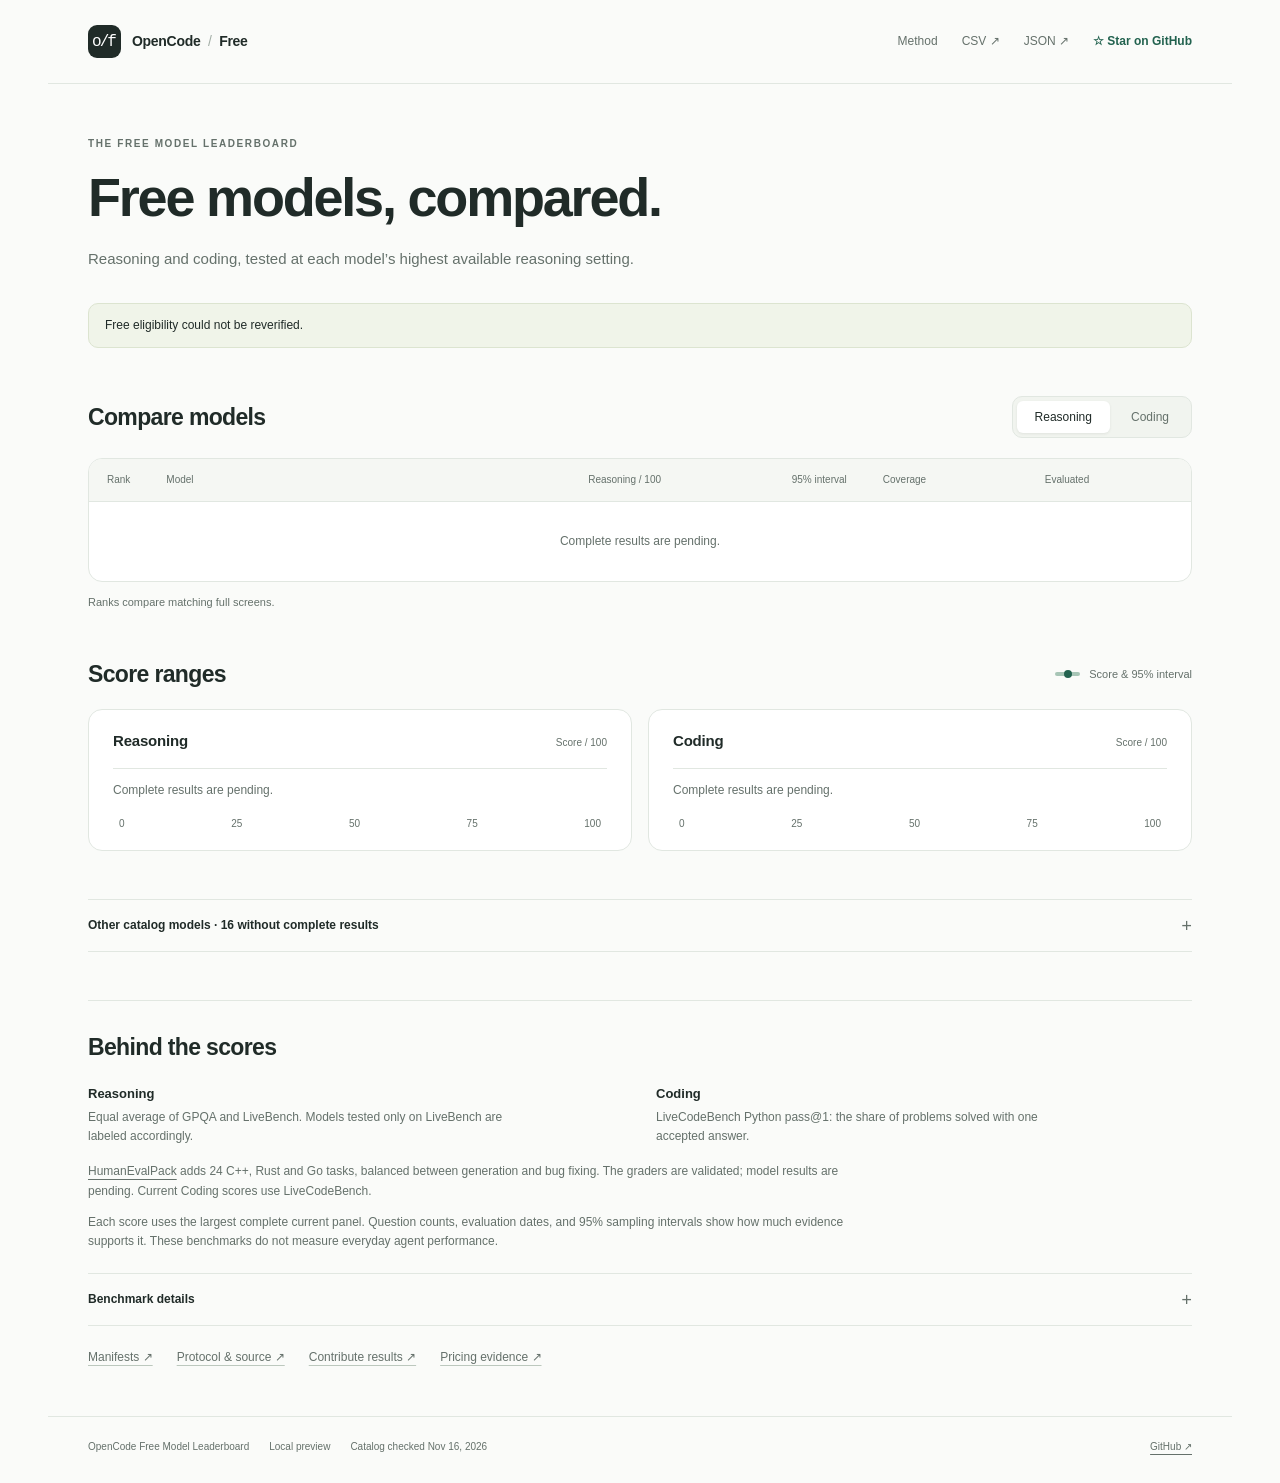
<file: site/index.html>
<!doctype html>
<html lang="en">
<head>
<meta charset="utf-8"><meta name="viewport" content="width=device-width,initial-scale=1">
<meta http-equiv="Content-Security-Policy" content="default-src 'self'; script-src 'self'; style-src 'self' 'unsafe-inline'; img-src 'self' data:; connect-src 'self'; object-src 'none'; base-uri 'self'; form-action 'none'">
<meta name="referrer" content="strict-origin-when-cross-origin">
<meta name="description" content="Choose a free OpenCode model for reasoning or coding. Compare scores, reasoning settings, and benchmark coverage.">
<link rel="icon" href="data:image/svg+xml,%3Csvg xmlns='http://www.w3.org/2000/svg' viewBox='0 0 32 32'%3E%3Crect width='32' height='32' rx='5' fill='%23153a36'/%3E%3Ctext x='3' y='22' font-family='monospace' font-size='18' fill='%23fffefa'%3Eo/f%3C/text%3E%3C/svg%3E">
<title>OpenCode Free Model Leaderboard</title><link rel="stylesheet" href="style.css?v=ac68f2a37dff46440668"><script src="app.js?v=ac68f2a37dff46440668" defer></script>
</head>
<body data-snapshot="ac68f2a37dff46440668">
<a class="skip-link" href="#main-content">Skip to content</a>
<header><a class="brand" href="./"><span class="mark" aria-hidden="true">o/f</span><span>OpenCode <span class="brand-divider">/</span> Free</span></a><nav aria-label="Page navigation"><a href="#methodology">Method</a><a href="leaderboard.csv">CSV ↗</a><a href="snapshot.json">JSON ↗</a><a class="github-star" href="https://github.com/1duo/opencode-free-leaderboard"><span aria-hidden="true">☆</span> Star on GitHub</a></nav></header>
<main id="main-content" tabindex="-1">
<section class="hero"><div class="eyebrow">THE FREE MODEL LEADERBOARD</div><h1>Free models, compared.</h1><p>Reasoning and coding, tested at each model’s highest available reasoning setting.</p></section>
<div id="notice" class="notice" role="status">Loading results…</div>
<noscript><p>Enable JavaScript to view results, or download the <a href="snapshot.json">JSON</a> and <a href="leaderboard.csv">CSV</a>.</p></noscript>
<section id="picks" class="pick-grid" aria-label="Highest observed scores"></section>
<p id="pick-note" class="fine" hidden>Highest scores on matching full screens. Overlapping intervals can make the lead inconclusive.</p>
<section id="headline" class="section">
<div class="section-heading"><h2>Compare models</h2><div role="group" aria-label="Capability view" id="views"><button class="selected" data-view="reasoning" aria-pressed="true" disabled>Reasoning</button><button data-view="coding" aria-pressed="false" disabled>Coding</button></div></div>
<p id="coding-note" class="fine" hidden></p>
<div class="table-scroll"><table aria-live="polite" aria-busy="true" id="results-table"><caption class="sr-only">Current capability scores and benchmark coverage</caption><thead><tr><th scope="col">Rank</th><th scope="col">Model</th><th scope="col" id="score-heading">Reasoning / 100</th><th scope="col">95% interval</th><th scope="col">Coverage</th><th scope="col">Evaluated</th></tr></thead><tbody id="ranking"></tbody></table></div>
<p class="fine">Ranks compare matching full screens.</p>
</section>
<section id="benchmark-results" class="section">
<div class="section-heading"><h2>Score ranges</h2><p class="plot-key"><span class="key-mark" aria-hidden="true"></span>Score & 95% interval</p></div>
<div id="benchmark-list" class="chart-grid"></div>
</section>
<section id="supporting" class="section supporting" hidden>
<details id="availability"><summary id="availability-summary">Other catalog models</summary><div id="availability-list"></div></details>
</section>
<section id="methodology" class="section method">
<h2>Behind the scores</h2>
<div class="method-grid"><div><h3>Reasoning</h3><p>Equal average of GPQA and LiveBench. Models tested only on LiveBench are labeled accordingly.</p></div><div><h3>Coding</h3><p id="coding-method">LiveCodeBench Python pass@1: the share of problems solved with one accepted answer.</p></div></div>

<p id="coding-expansion"><a href="https://github.com/1duo/opencode-free-leaderboard/blob/main/docs/humanevalpack.md">HumanEvalPack</a> adds 24 C++, Rust and Go tasks, balanced between generation and bug fixing. The graders are validated; model results are pending. Current Coding scores use LiveCodeBench.</p>
<p>Each score uses the largest complete current panel. Question counts, evaluation dates, and 95% sampling intervals show how much evidence supports it. These benchmarks do not measure everyday agent performance.</p>
<details><summary>Benchmark details</summary><p>Full screens use 20 GPQA Diamond, 20 LiveBench spatial / zebra questions (2024-11-25), and 40 LiveCodeBench Python problems (release_v6). HumanEvalPack uses four generation and four repair tasks per language, plus six separate pilot tasks. All 30 tasks use distinct underlying problems; complete upstream tests grade each answer. These are custom subsets, not official benchmark scores. The earlier <a href="https://github.com/1duo/opencode-free-leaderboard/blob/main/docs/systems-c.md">Systems C panel</a> remains available separately. Intervals use 10,000 stratified bootstrap resamples and measure question sampling, not variation between repeated answers.</p><p>All models use their highest selectable reasoning effort, subject to a 4,096-token combined cap. “Provider-managed” means no selectable level. Answers are generated through OpenCode without permitted tools or repair turns. Repair tasks receive buggy code as their initial question; every task still gets one answer. Client versions, earlier evaluations, and execution records are available in the exports and source.</p><p>Community submissions are labeled with their contributor and linked audit file. CI checks complete panel coverage and recomputes scores; private answers and provider behavior have not been independently reproduced.</p></details>
<p class="source-links"><a href="manifest.json">Manifests ↗</a><a href="https://github.com/1duo/opencode-free-leaderboard#protocol-and-statistics">Protocol & source ↗</a><a href="https://github.com/1duo/opencode-free-leaderboard/blob/main/CONTRIBUTING.md">Contribute results ↗</a><a href="https://opencode.ai/v2/docs/console/models/">Pricing evidence ↗</a></p>
</section>
</main><footer><span>OpenCode Free Model Leaderboard</span><span id="snapshot-date"></span><span id="catalog-date"></span><a href="https://github.com/1duo/opencode-free-leaderboard">GitHub ↗</a></footer>
</body></html>
</file>
<file: site/style.css>
:root {
  color-scheme: light;
  --bg: #fafbf9;
  --paper: #fff;
  --ink: #202b28;
  --muted: #65716b;
  --line: #e1e7e1;
  --soft: #f1f4ef;
  --accent: #22624f;
  --range: #a7c5b6;
  --radius: 14px;
}
* { box-sizing: border-box; }
[hidden] { display: none !important; }
html { scroll-padding-top: 24px; }
body { margin: 0; background: var(--bg); color: var(--ink); font: 14px/1.6 -apple-system, BlinkMacSystemFont, "Segoe UI", sans-serif; -webkit-font-smoothing: antialiased; }
header, main, footer { width: 100%; max-width: 1184px; margin: auto; padding: 0 40px; }
a { color: inherit; text-underline-offset: 4px; }
a:hover { color: var(--accent); }
p { color: var(--muted); }
h1, h2, h3, p { overflow-wrap: break-word; }
h1, h2, h3 { line-height: 1.25; }
h1 { margin: 13px 0 14px; font-size: clamp(36px, 4.3vw, 54px); font-weight: 600; letter-spacing: -2.2px; }
h2 { margin: 0; font-size: 23px; font-weight: 600; letter-spacing: -.65px; }
h3 { margin: 0; font-size: 14px; font-weight: 600; }
header { height: 84px; display: flex; align-items: center; justify-content: space-between; gap: 20px; border-bottom: 1px solid var(--line); }
.brand { display: flex; align-items: center; gap: 11px; font-size: 14px; font-weight: 600; letter-spacing: -.3px; text-decoration: none; white-space: nowrap; }
.brand-divider { color: #a3aea6; padding: 0 4px; font-weight: 400; }
.mark { display: grid; place-items: center; width: 33px; height: 33px; border-radius: 9px; background: var(--ink); color: var(--paper); font: 16px/1 monospace; letter-spacing: -2px; padding-right: 2px; }
nav { display: flex; gap: 24px; font-size: 12px; }
nav a { padding: 8px 0; color: var(--muted); text-decoration: none; white-space: nowrap; }
nav a:hover { text-decoration: underline; }
nav .github-star { color: var(--accent); font-weight: 600; }
.hero { padding: 52px 0 32px; }
.hero p { max-width: 580px; margin: 0; font-size: 15px; line-height: 1.7; }
.eyebrow { color: var(--muted); font-size: 10px; font-weight: 650; letter-spacing: 1.6px; line-height: 1.5; }
.notice { margin: 0 0 20px; padding: 12px 16px; border: 1px solid #dce4d0; border-radius: 10px; background: #f0f4e9; font-size: 12px; }
.fine { font-size: 12px; color: var(--muted); }
.sub { display: block; margin-top: 3px; font-size: 11px; line-height: 1.5; font-weight: 400; color: var(--muted); }
.pick-grid { display: grid; grid-template-columns: repeat(2, minmax(0, 1fr)); gap: 16px; }
.pick-grid:empty { display: none; }
.pick-card { padding: 23px 24px 21px; border: 1px solid var(--line); border-radius: var(--radius); background: var(--paper); }
.pick-card .eyebrow { margin: 0 0 18px; color: var(--accent); font-size: 10px; letter-spacing: 1.15px; }
.pick-main { display: flex; align-items: flex-start; justify-content: space-between; gap: 18px; }
.pick-models { min-width: 0; }
.pick-model + .pick-model { margin-top: 16px; }
.pick-card h3 { font-size: 20px; font-weight: 600; letter-spacing: -.5px; }
.pick-card h3 a { text-decoration: none; }
.pick-card h3 a:hover { text-decoration: underline; }
.model-id { display: block; margin-top: 5px; font: 10px/1.6 ui-monospace, SFMono-Regular, Consolas, monospace; color: var(--muted); overflow-wrap: anywhere; }
.pick-card .fine { margin: 12px 0 0; font-size: 11px; }
.pick-result { flex-shrink: 0; text-align: right; line-height: 1; }
.pick-score { display: block; color: var(--accent); font-size: 38px; font-weight: 550; letter-spacing: -1.8px; font-variant-numeric: tabular-nums; }
.score-unit { display: block; margin-top: 8px; color: var(--muted); font-size: 11px; }
#pick-note { margin: 12px 0 0; font-size: 11px; }
.section { margin-top: 48px; }
.section-heading { display: flex; align-items: center; justify-content: space-between; gap: 16px; margin-bottom: 20px; }
#views { display: inline-flex; gap: 3px; padding: 4px; border: 1px solid var(--line); border-radius: 10px; background: var(--soft); }
button { cursor: pointer; padding: 7px 18px; border: 0; border-radius: 6px; background: transparent; color: var(--muted); font-family: inherit; font-size: 12px; font-weight: 500; line-height: 1.5; }
button.selected { background: var(--paper); color: var(--ink); box-shadow: 0 1px 3px #202b2814; }
button:not(.selected):hover { color: var(--ink); background: #e7ede6; }
button:disabled { cursor: default; opacity: .55; }
.table-scroll { overflow-x: auto; border: 1px solid var(--line); border-radius: var(--radius); background: var(--paper); }
table { width: 100%; min-width: 920px; border-collapse: collapse; text-align: left; font-size: 12px; font-variant-numeric: tabular-nums; }
th { padding: 13px 18px; background: #f5f7f3; color: var(--muted); font-size: 10px; font-weight: 500; white-space: nowrap; }
td { padding: 19px 18px; border-top: 1px solid var(--line); vertical-align: middle; }
td strong { font-size: 13px; font-weight: 600; letter-spacing: -.1px; }
th:first-child, td:first-child { width: 58px; text-align: center; color: var(--muted); }
th:nth-child(2) { width: 28%; }
th:nth-child(3), th:nth-child(4), td:nth-child(3), td:nth-child(4) { text-align: right; }
th:last-child, td:last-child { white-space: nowrap; }
td:nth-child(4) { color: var(--muted); white-space: nowrap; }
td:nth-child(5) { font-size: 11px; }
.score { color: var(--accent); font-size: 22px; font-weight: 550; letter-spacing: -.6px; }
.empty { padding: 30px; text-align: center !important; color: var(--muted); }
#headline > .fine { margin: 12px 0 0; font-size: 11px; }
#headline > #coding-note { margin: -8px 0 16px; }
.plot-key { display: flex; align-items: center; gap: 9px; margin: 0; font-size: 11px; white-space: nowrap; }
.key-mark { position: relative; display: inline-block; width: 25px; height: 4px; border-radius: 3px; background: var(--range); }
.key-mark::after { content: ""; position: absolute; left: 9px; top: -2px; width: 8px; height: 8px; border-radius: 50%; background: var(--accent); }
.chart-grid { display: grid; grid-template-columns: repeat(2, minmax(0, 1fr)); gap: 16px; }
.chart-card { padding: 22px 24px 18px; border: 1px solid var(--line); border-radius: var(--radius); background: var(--paper); }
.chart-heading { display: flex; align-items: baseline; justify-content: space-between; gap: 12px; padding-bottom: 17px; border-bottom: 1px solid var(--line); }
.chart-heading h3 { font-size: 15px; letter-spacing: -.2px; }
.chart-heading .fine { font-size: 10px; }
.chart-row { padding-top: 22px; }
.chart-row-title { display: flex; align-items: flex-start; justify-content: space-between; gap: 12px; }
.chart-row-title strong { font-size: 12px; font-weight: 600; }
.chart-row-title .chart-score { padding-top: 1px; color: var(--accent); font-size: 20px; font-weight: 550; letter-spacing: -.6px; font-variant-numeric: tabular-nums; line-height: 1.2; }
.chart-row .sub { font-size: 10px; }
.interval-plot { position: relative; height: 24px; margin: 9px 6px 0; border-right: 1px solid var(--line); background: repeating-linear-gradient(to right, var(--line) 0, var(--line) 1px, transparent 1px, transparent 25%); }
.interval-plot::before { content: ""; position: absolute; left: 0; right: 0; top: 50%; height: 1px; background: var(--line); }
.interval-range { position: absolute; top: calc(50% - 2px); height: 4px; border-radius: 5px; background: var(--range); }
.interval-point { position: absolute; top: calc(50% - 5px); width: 10px; height: 10px; transform: translateX(-50%); background: var(--accent); border: 2px solid var(--paper); border-radius: 50%; box-shadow: 0 0 0 1px var(--accent); }
.chart-meta { display: flex; flex-wrap: wrap; justify-content: space-between; gap: 4px 12px; margin: 5px 0 0; font-size: 10px; font-variant-numeric: tabular-nums; }
.chart-meta time { white-space: nowrap; }
.chart-axis { display: flex; justify-content: space-between; margin: 16px 6px 0; color: var(--muted); font-size: 10px; font-variant-numeric: tabular-nums; }
details { font-size: 12px; }
summary { position: relative; cursor: pointer; padding: 16px 0; list-style: none; font-weight: 600; }
summary::-webkit-details-marker { display: none; }
summary::after { content: "+"; float: right; margin-left: 16px; color: var(--muted); font: 18px/1.3 monospace; }
details[open] > summary::after { content: "−"; }
details > p:first-of-type { margin-top: 0; }
.supporting { border-top: 1px solid var(--line); border-bottom: 1px solid var(--line); }
.availability-item { margin: 0; padding: 12px 0; border-top: 1px solid var(--line); }
.availability-item strong { color: var(--ink); }
.method { padding-top: 32px; border-top: 1px solid var(--line); }
.method-grid { display: grid; grid-template-columns: repeat(2, minmax(0, 1fr)); gap: 32px; margin: 24px 0 16px; }
.method-grid h3 { margin-bottom: 6px; font-size: 13px; }
.method-grid p { max-width: 420px; margin: 0; font-size: 12px; }
.method > p { max-width: 780px; font-size: 12px; }
.method details { margin-top: 22px; border-top: 1px solid var(--line); border-bottom: 1px solid var(--line); }
.method details p { max-width: 840px; }
.source-links { display: flex; flex-wrap: wrap; gap: 12px 24px; margin-top: 22px; }
.source-links a { text-decoration-color: #bcc8be; }
footer { display: flex; flex-wrap: wrap; gap: 10px 20px; margin-top: 48px; padding-top: 22px; padding-bottom: 28px; border-top: 1px solid var(--line); color: var(--muted); font-size: 10px; }
footer a { margin-left: auto; }
a:focus-visible, button:focus-visible, summary:focus-visible { outline: 3px solid var(--accent); outline-offset: 4px; }
.sr-only, .skip-link { position: absolute; width: 1px; height: 1px; padding: 0; margin: -1px; overflow: hidden; clip-path: inset(50%); white-space: nowrap; }
.skip-link:focus { width: auto; height: auto; clip-path: none; top: 8px; left: 8px; margin: 0; padding: 8px 12px; background: var(--paper); z-index: 1; }
@media (max-width: 1000px) {
  header, main, footer { padding-left: 28px; padding-right: 28px; }
  .pick-card, .chart-card { padding-left: 20px; padding-right: 20px; }
  .pick-card h3 { font-size: 18px; }
  .pick-score { font-size: 32px; }
  .pick-main { gap: 12px; }
}
@media (max-width: 760px) {
  header, main, footer { padding-left: 20px; padding-right: 20px; }
  header { height: auto; min-height: 72px; flex-wrap: wrap; gap: 6px 12px; padding-top: 12px; padding-bottom: 12px; }
  .brand { gap: 8px; font-size: 12px; }
  .brand-divider { padding: 0 2px; }
  .mark { width: 28px; height: 28px; font-size: 14px; border-radius: 7px; }
  nav { gap: 14px; margin-left: auto; font-size: 11px; }
  .hero { padding: 36px 0 26px; }
  h1 { margin-top: 12px; font-size: 38px; letter-spacing: -1.5px; }
  .hero p { font-size: 14px; }
  h2 { font-size: 21px; }
  .pick-grid, .chart-grid { grid-template-columns: 1fr; gap: 12px; }
  .pick-card { padding: 20px; }
  .pick-card .eyebrow { margin-bottom: 14px; }
  .pick-card h3 { font-size: 19px; }
  .pick-score { font-size: 34px; }
  .section { margin-top: 36px; }
  .section-heading { margin-bottom: 16px; }
  #headline .section-heading { flex-wrap: wrap; gap: 16px; }
  #views { padding: 3px; border-radius: 9px; }
  button { padding: 6px 13px; font-size: 11px; }
  .table-scroll { overflow-x: visible; }
  table { display: block; min-width: 0; }
  thead { position: absolute; width: 1px; height: 1px; padding: 0; overflow: hidden; clip-path: inset(50%); }
  #ranking { display: block; }
  #ranking tr { display: grid; grid-template-columns: 18px minmax(0, 1fr) auto; gap: 5px 12px; padding: 18px 16px; border-top: 1px solid var(--line); }
  #ranking tr:first-child { border-top: 0; }
  #ranking td { min-width: 0; width: auto; padding: 0; border: 0; }
  #ranking td:first-child { grid-column: 1; grid-row: 1; padding-top: 2px; font-size: 11px; }
  #ranking td:nth-child(2) { grid-column: 2; grid-row: 1 / 3; }
  #ranking td:nth-child(3) { grid-column: 3; grid-row: 1; text-align: right; line-height: 1.1; }
  #ranking td:nth-child(4) { grid-column: 3; grid-row: 2; text-align: right; font-size: 10px; }
  #ranking td:nth-child(4)::before { content: "95%: "; }
  #ranking td:nth-child(5) { grid-column: 2 / -1; grid-row: 3; padding-top: 5px; font-size: 10px; }
  #ranking td:nth-child(6) { grid-column: 2 / -1; grid-row: 4; font-size: 10px; color: var(--muted); }
  #ranking td:nth-child(6)::before { content: "Evaluated "; }
  #ranking .empty { display: block; grid-column: 1 / -1; }
  .plot-key { gap: 7px; font-size: 10px; }
  .key-mark { width: 20px; }
  .key-mark::after { left: 6px; }
  .chart-card { padding: 20px; }
  .method { padding-top: 26px; }
  .method-grid { grid-template-columns: 1fr; gap: 18px; margin-top: 22px; }
  .source-links { gap: 12px 20px; }
  footer { margin-top: 32px; }
  footer > span:first-child { flex-basis: 100%; }
  footer a { margin-left: 0; }
}
@media (max-width: 370px) {
  header, main, footer { padding-left: 16px; padding-right: 16px; }
  nav { gap: 10px; }
  .brand { gap: 6px; font-size: 11px; }
  h1 { font-size: 34px; }
  .pick-card h3 { font-size: 18px; }
  .pick-card, .chart-card { padding-left: 16px; padding-right: 16px; }
  .pick-score { font-size: 30px; }
  .pick-main { gap: 10px; }
  .section-heading { flex-wrap: wrap; gap: 10px; }
  #ranking tr { column-gap: 8px; padding-left: 12px; padding-right: 12px; }
}
</file>
